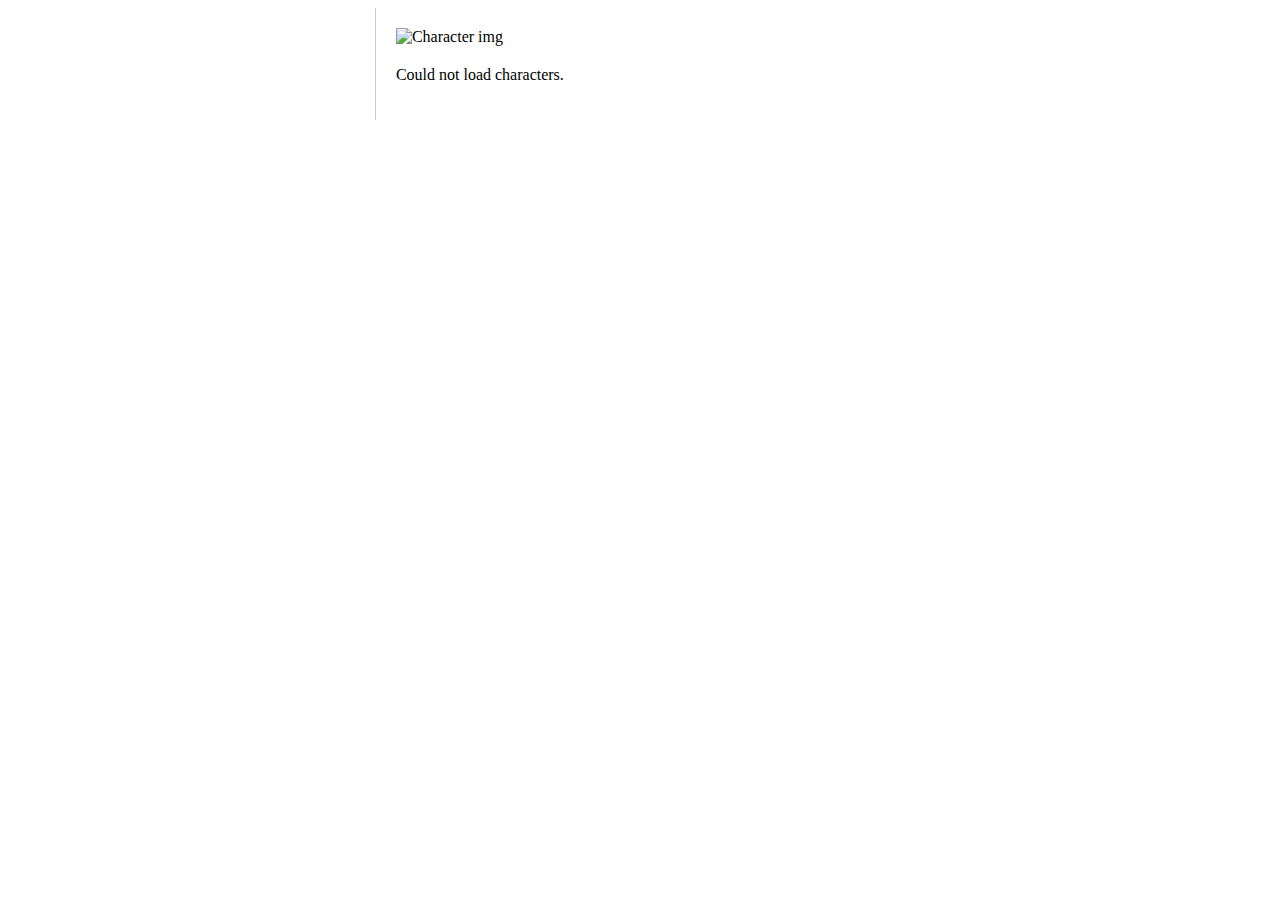
<file: week_03/index.html>
<!DOCTYPE html>
<html lang="en">
<head>
    <meta charset="UTF-8">
    <title>GoT Fan Page</title> 
    <link rel="stylesheet" href="style.css">
</head>
<body>
    <div id="container">
        <div id="list"></div>
        <div id="details">
            <img id="detail-image" alt="Character img">
            <h2 id="detail-fullName"></h2>
            <p id="detail-title"></p>
            <p id="detail-family"></p>
            <p id="error"></p>
        </div>
    </div>
    <script src="script.js"></script>
</body>
</html>
</file>
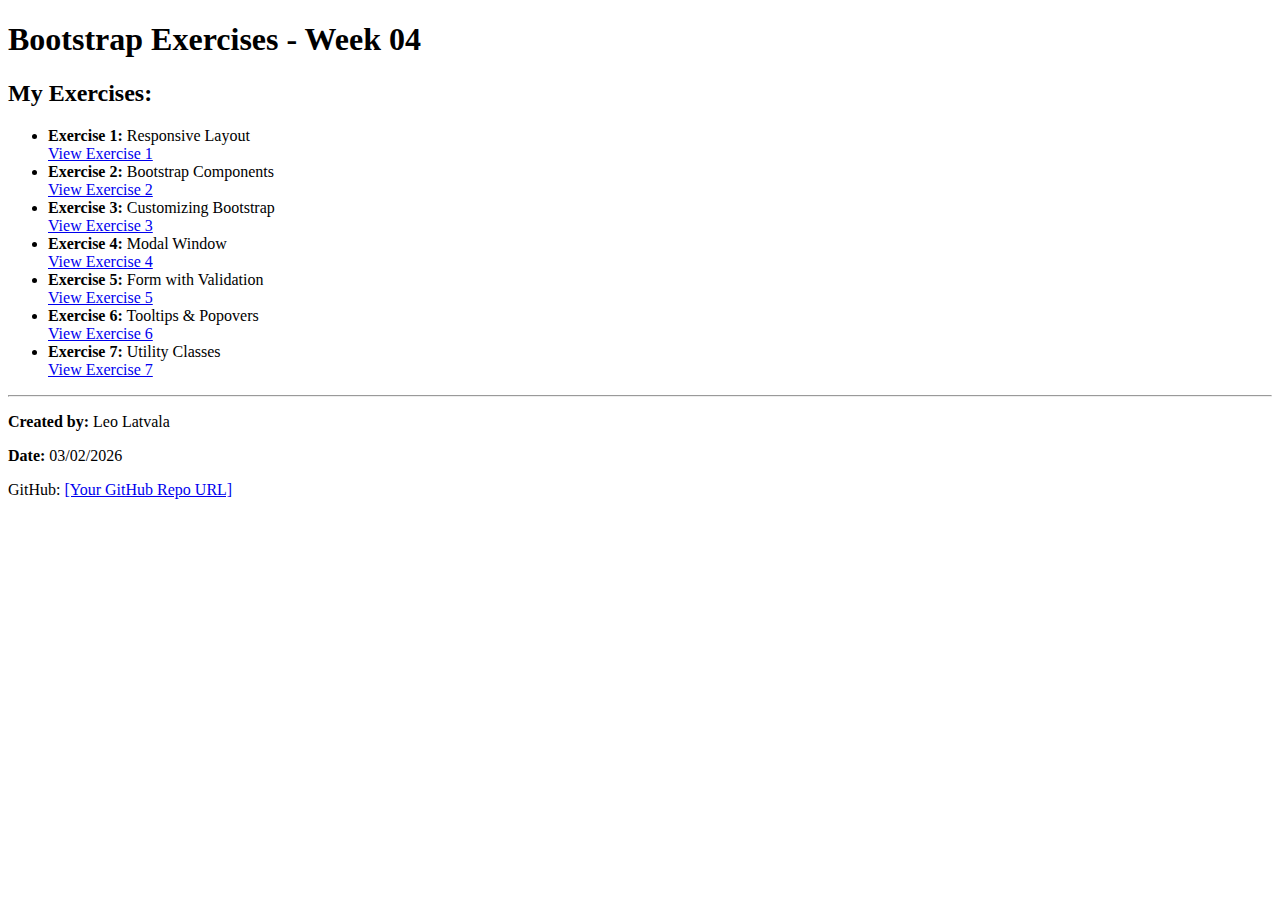
<file: week_04/index.html>
<!DOCTYPE html>
<html>
<head>
    <title>Bootstrap Exercises - Week 04</title>
</head>
<body>
    <h1>Bootstrap Exercises - Week 04</h1>
    
    <h2>My Exercises:</h2>
    
    <ul>
        <li>
            <strong>Exercise 1:</strong> Responsive Layout
            <br><a href="e01/index.html">View Exercise 1</a>
        </li>
        
        <li>
            <strong>Exercise 2:</strong> Bootstrap Components
            <br><a href="e02/index.html">View Exercise 2</a>
        </li>
        
        <li>
            <strong>Exercise 3:</strong> Customizing Bootstrap
            <br><a href="e03/index.html">View Exercise 3</a>
        </li>
        
        <li>
            <strong>Exercise 4:</strong> Modal Window
            <br><a href="e04/index.html">View Exercise 4</a>
        </li>
        
        <li>
            <strong>Exercise 5:</strong> Form with Validation
            <br><a href="e05/index.html">View Exercise 5</a>
        </li>
        
        <li>
            <strong>Exercise 6:</strong> Tooltips & Popovers
            <br><a href="e06/index.html">View Exercise 6</a>
        </li>
        
        <li>
            <strong>Exercise 7:</strong> Utility Classes
            <br><a href="e07/index.html">View Exercise 7</a>
        </li>
    </ul>
    
    <hr>
    
    <p><strong>Created by:</strong>  Leo Latvala</p>
    <p><strong>Date:</strong> 03/02/2026</p>
    
    <p>
        GitHub: <a href="GitHub Repo">[Your GitHub Repo URL]</a>
    </p>
</body>
</html>
</file>
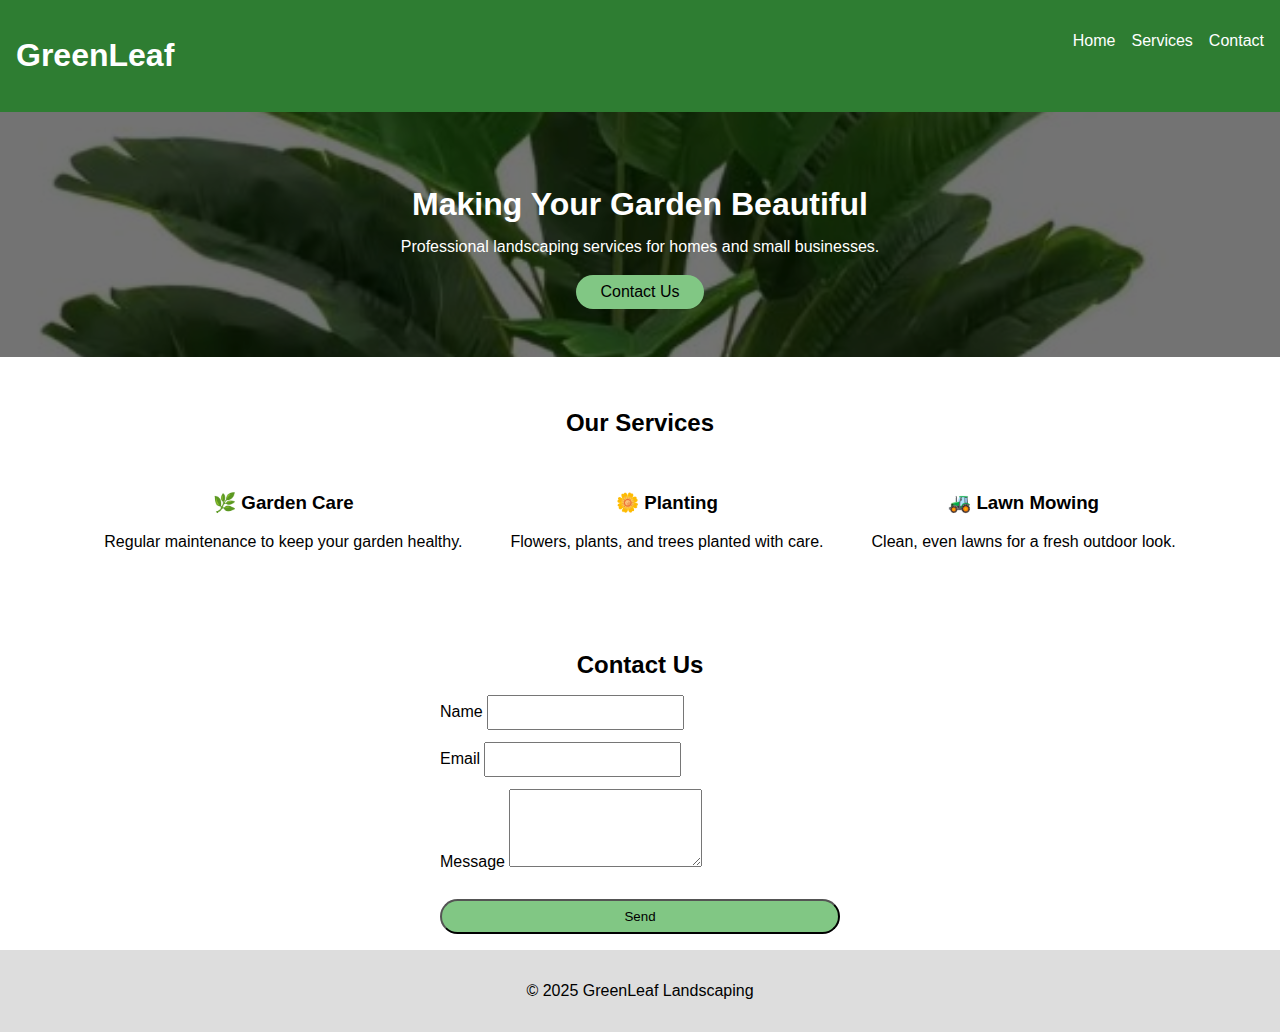
<file: html-and-css-/week_47/index.html>
<!DOCTYPE html>
<html lang="en">
<head>
  <meta charset="UTF-8">
  <title>GreenLeaf Landscaping</title>
  <meta name="viewport" content="width=device-width, initial-scale=1.0">
  <link rel="stylesheet" href="styles.css">
</head>

<body>

  <header id="home">
    <nav class="nav">
      <h1 class="logo">GreenLeaf</h1>
      <ul class="nav-links">
        <li><a href="#home">Home</a></li>
        <li><a href="#services">Services</a></li>
        <li><a href="#contact">Contact</a></li>
      </ul>
    </nav>

    <section class="hero">
      <h2>Making Your Garden Beautiful</h2>
      <p>Professional landscaping services for homes and small businesses.</p>
      <a href="#contact" class="btn">Contact Us</a>
    </section>
  </header>

  <main>

    <section id="services" class="services">
      <h2>Our Services</h2>

      <div class="service-cards">
        <article class="card">
          <h3>🌿 Garden Care</h3>
          <p>Regular maintenance to keep your garden healthy.</p>
        </article>

        <article class="card">
          <h3>🌼 Planting</h3>
          <p>Flowers, plants, and trees planted with care.</p>
        </article>

        <article class="card">
          <h3>🚜 Lawn Mowing</h3>
          <p>Clean, even lawns for a fresh outdoor look.</p>
        </article>
      </div>
    </section>

    <section id="contact" class="contact">
      <h2>Contact Us</h2>

      <form>
        <label>
          Name
          <input type="text" required>
        </label>

        <label>
          Email
          <input type="email" required>
        </label>

        <label>
          Message
          <textarea rows="4"></textarea>
        </label>

        <button class="btn">Send</button>
      </form>
    </section>

  </main>

  <footer>
    <p>© 2025 GreenLeaf Landscaping</p>
  </footer>

</body>
</html>
</file>
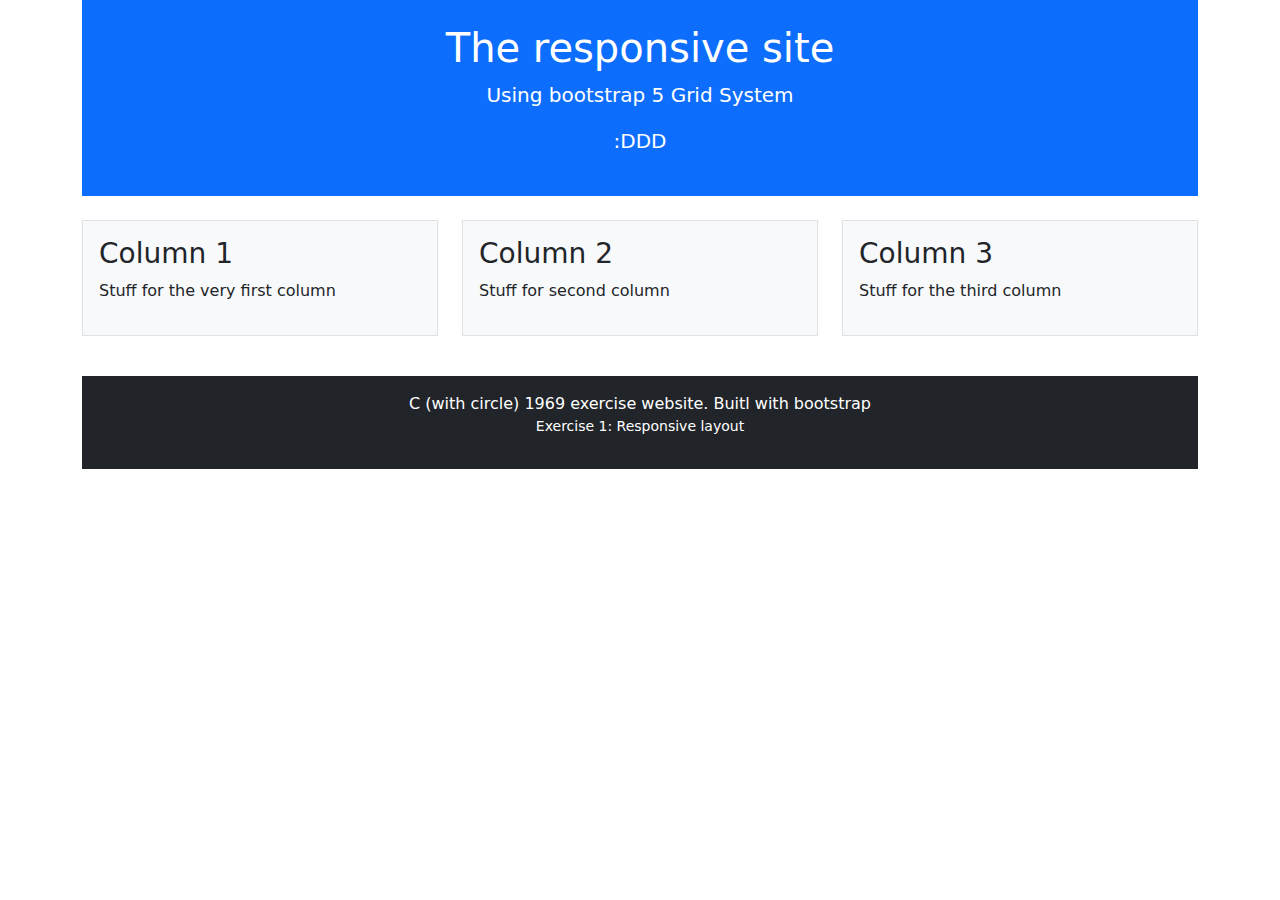
<file: week_04/e01/index.html>
<!DOCTYPE html>
<html>
<head>
    <meta charset ="UTF-8">
    <meta name="viewport" content="width=device-width, initial-scale=1.0">
    <title>Exercise 1 for responsive layout</title>
    <link href="https://cdn.jsdelivr.net/npm/bootstrap@5.3.0/dist/css/bootstrap.min.css" rel="stylesheet">
 </head>
<body>
    <div class="container">
        <header class="bg-primary text-white text-center py-4 mb-4">
            <h1>The responsive site</h1>
            <p class="lead">Using bootstrap 5 Grid System</p>
            <p class="lead">:DDD</p>
        </header>

        <main>
            <div class="row">
                <div class="col-md-4 mb-3">
                    <div class="p-3 border bg-light">
                    <h3>Column 1</h3>
                    <p>Stuff for the very first column</p>
                </div>
            </div>
            <div class="col-md-4 mb-3">
                <div class="p-3 border bg-light">
                    <h3>Column 2</h3>
                    <p>Stuff for second column</p>
                </div>
            </div>
            <div class="col-md-4 mb-3">
                <div class="p-3 border bg-light">
                    <h3>Column 3</h3>
                    <p>Stuff for the third column</p>
                </div>
            </div>
        </div>
        </main>

        <footer class="bg-dark text-white text-center py-3 mt-4">
            <p class="mb-0"> C (with circle) 1969 exercise website. Buitl with bootstrap</p>
            <p class="small">Exercise 1: Responsive layout</p>
        </footer>
    </div>
    <script src="https://cdn.jsdelivr.net/npm/bootstrap@5.3.0/dist/js/bootstrap.bundle.min.js"></script>
</body>
</html>
</file>
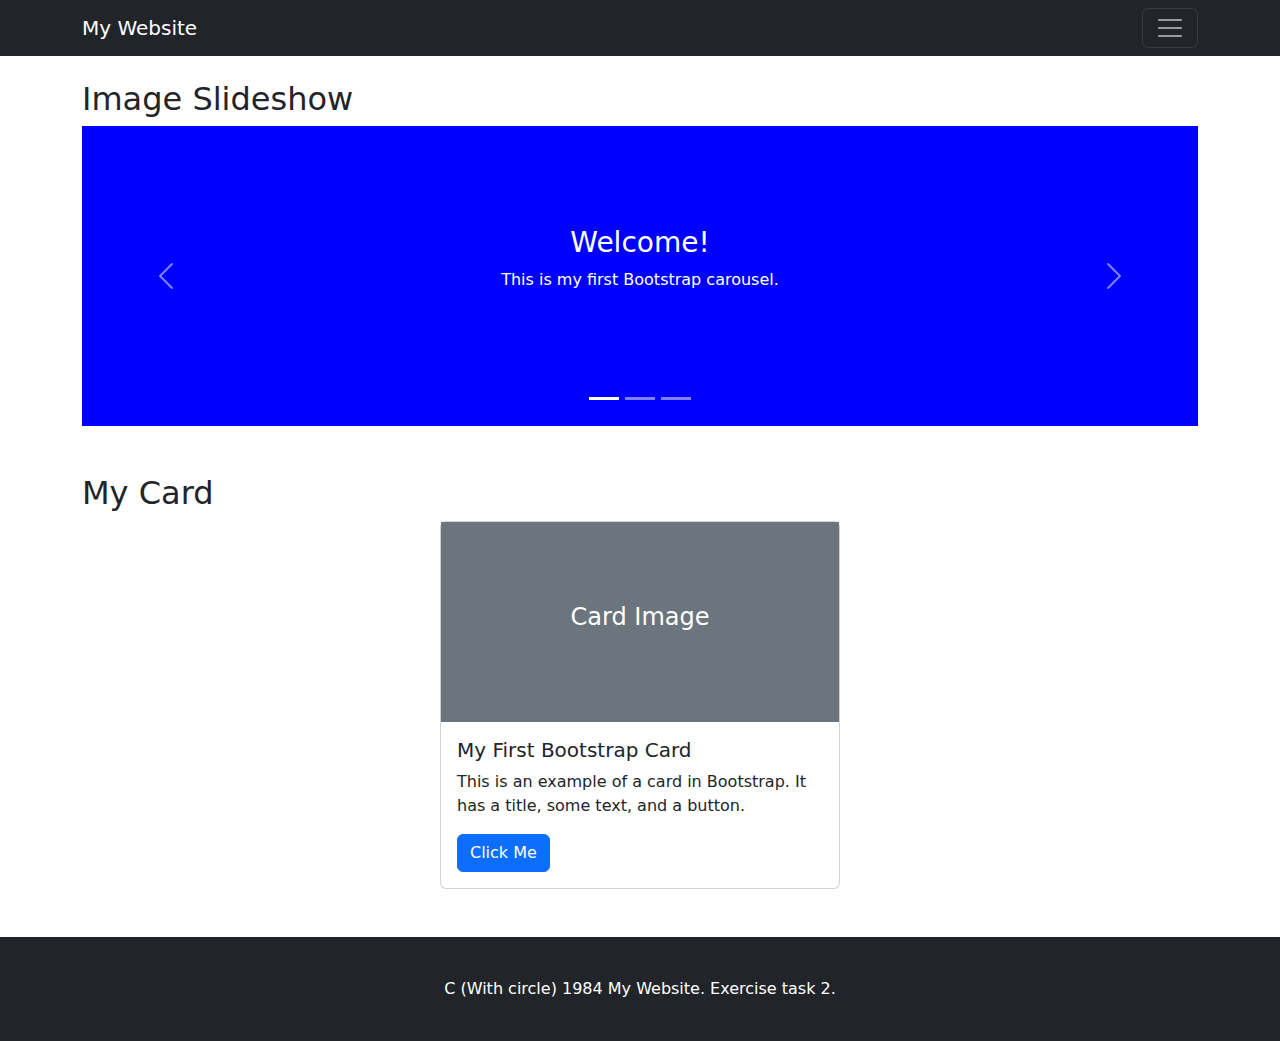
<file: week_04/e02/index.html>
<!DOCTYPE html>
<html>
<head>
    <title>Exercise 2</title>
    <!-- Bootstrap CSS -->
    <link href="https://cdn.jsdelivr.net/npm/bootstrap@5.3.0/dist/css/bootstrap.min.css" rel="stylesheet">
    <!-- Bootstrap Icons -->
    <link rel="stylesheet" href="https://cdn.jsdelivr.net/npm/bootstrap-icons@1.10.0/font/bootstrap-icons.css">
    <style>
        /* Simple CSS - beginner might put styles here */
        .blue-slide {
            background: blue;
            color: white;
        }
        .gray-slide {
            background: gray;
            color: white;
        }
        .green-slide {
            background: green;
            color: white;
        }
        .carousel-box {
            height: 300px;
            padding-top: 100px;
            text-align: center;
        }
    </style>
</head>
<body>
    <nav class="navbar navbar-dark bg-dark">
        <div class="container">
            <a class="navbar-brand" href="#">My Website</a>
            <button class="navbar-toggler" type="button" data-bs-toggle="collapse" data-bs-target="#menu">
                <span class="navbar-toggler-icon"></span>
            </button>
            <div class="collapse navbar-collapse" id="menu">
                <ul class="navbar-nav">
                    <li class="nav-item">
                        <a class="nav-link" href="#">Home</a>
                    </li>
                    <li class="nav-item">
                        <a class="nav-link" href="#">About</a>
                    </li>
                    <li class="nav-item">
                        <a class="nav-link" href="#">Contact</a>
                    </li>
                </ul>
            </div>
        </div>
    </nav>
        <div class="container mt-4">
        <h2>Image Slideshow</h2>
        <div id="mycarousel" class="carousel slide" data-bs-ride="carousel">
            
            <!-- Indicators - dots at bottom -->
            <div class="carousel-indicators">
                <button data-bs-target="#mycarousel" data-bs-slide-to="0" class="active"></button>
                <button data-bs-target="#mycarousel" data-bs-slide-to="1"></button>
                <button data-bs-target="#mycarousel" data-bs-slide-to="2"></button>
            </div>
            
            <!-- Slides -->
            <div class="carousel-inner">
                <!-- Slide 1 -->
                <div class="carousel-item active blue-slide">
                    <div class="carousel-box">
                        <h3>Welcome!</h3>
                        <p>This is my first Bootstrap carousel.</p>
                    </div>
                </div>
                <!-- Slide 2 -->
                <div class="carousel-item gray-slide">
                    <div class="carousel-box">
                        <h3>Slide 2</h3>
                        <p>Learning Bootstrap components.</p>
                    </div>
                </div>
                <!-- Slide 3 -->
                <div class="carousel-item green-slide">
                    <div class="carousel-box">
                        <h3>Slide 3</h3>
                        <p>It's working!</p>
                    </div>
                </div>
            </div>
            <button class="carousel-control-prev" data-bs-target="#mycarousel" data-bs-slide="prev">
                <span class="carousel-control-prev-icon"></span>
            </button>
            <button class="carousel-control-next" data-bs-target="#mycarousel" data-bs-slide="next">
                <span class="carousel-control-next-icon"></span>
            </button>
        </div>
    </div>

    <!-- Card - simple version -->
    <div class="container mt-5">
        <h2>My Card</h2>
        <div class="card" style="width: 400px; margin: 0 auto;">
            <!-- Simple colored box as image -->
            <div style="background: #6c757d; height: 200px; display: flex; align-items: center; justify-content: center; color: white;">
                <h4>Card Image</h4>
            </div>
            <div class="card-body">
                <h5 class="card-title">My First Bootstrap Card</h5>
                <p class="card-text">This is an example of a card in Bootstrap. It has a title, some text, and a button.</p>
                <a href="#" class="btn btn-primary">Click Me</a>
            </div>
        </div>
    </div>

    <!-- Footer with icons - beginner might center everything -->
    <footer class="bg-dark text-white mt-5 p-4">
        <div class="container text-center">
            <div>
            </div>
            <p class="mt-3">C (With circle) 1984 My Website. Exercise task 2.</p>
        </div>
    </footer>

    <!-- Bootstrap JS at bottom -->
    <script src="https://cdn.jsdelivr.net/npm/bootstrap@5.3.0/dist/js/bootstrap.bundle.min.js"></script>

</body>
</html>
</file>
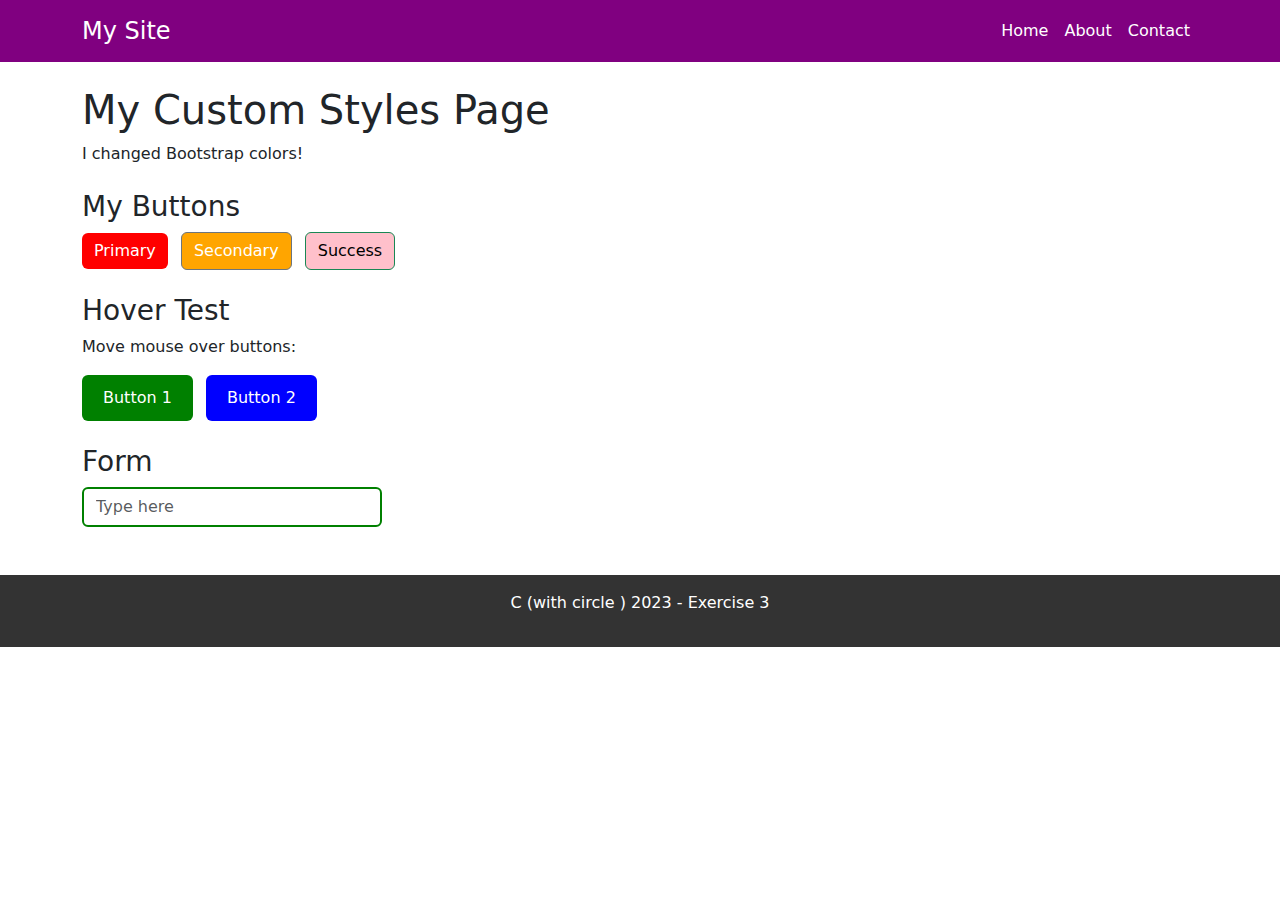
<file: week_04/e03/index.html>
<!DOCTYPE html>
<html>
<head>
    <title>Exercise 3 - My Custom Styles</title>
    <link href="https://cdn.jsdelivr.net/npm/bootstrap@5.3.0/dist/css/bootstrap.min.css" rel="stylesheet">
    <link rel="stylesheet" href="style.css">
</head>
<body>

    <!-- Navbar -->
    <nav class="navbar navbar-expand-lg navbar-light">
        <div class="container">
            <a class="navbar-brand" href="#">My Site</a>
            <div class="navbar-nav">
                <a class="nav-link" href="#">Home</a>
                <a class="nav-link" href="#">About</a>
                <a class="nav-link" href="#">Contact</a>
            </div>
        </div>
    </nav>

    <div class="container mt-4">
        <h1>My Custom Styles Page</h1>
        <p>I changed Bootstrap colors!</p>
        
        <div class="mt-4">
            <h3>My Buttons</h3>
            <button class="btn btn-primary me-2">Primary</button>
            <button class="btn btn-secondary me-2">Secondary</button>
            <button class="btn btn-success">Success</button>
        </div>
        
        <div class="mt-4">
            <h3>Hover Test</h3>
            <p>Move mouse over buttons:</p>
            <button class="btn mybtn1 me-2">Button 1</button>
            <button class="btn mybtn2">Button 2</button>
        </div>
        
        <div class="mt-4">
            <h3>Form</h3>
            <input type="text" class="form-control" placeholder="Type here">
        </div>
    </div>

    <footer class="mt-5 p-3 text-center">
        <p>C (with circle
            ) 2023 - Exercise 3</p>
    </footer>

    <script src="https://cdn.jsdelivr.net/npm/bootstrap@5.3.0/dist/js/bootstrap.bundle.min.js"></script>
</body>
</html>
</file>
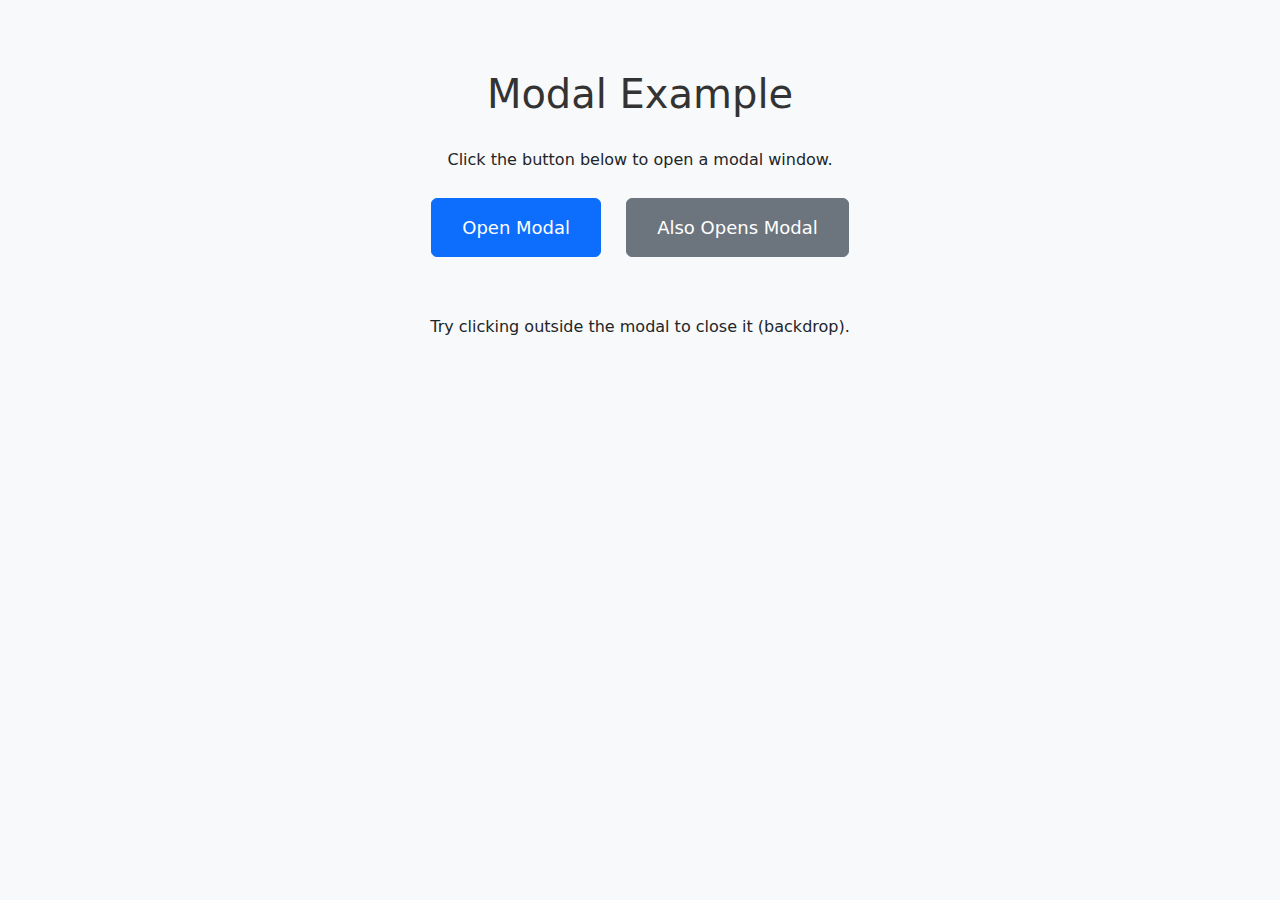
<file: week_04/e04/index.html>
<!DOCTYPE html>
<html>
<head>
    <title>Exercise 4 - Modal Popup</title>
    <link href="https://cdn.jsdelivr.net/npm/bootstrap@5.3.0/dist/css/bootstrap.min.css" rel="stylesheet">
    <link rel="stylesheet" href="style.css">
</head>
<body>

    <div class="container">
        <h1>Modal Example</h1>
        <p>Click the button below to open a modal window.</p>
        <button type="button" class="btn btn-primary my-button" data-bs-toggle="modal" data-bs-target="#myModal">
            Open Modal
        </button>
        <button type="button" class="btn btn-secondary my-button" data-bs-toggle="modal" data-bs-target="#myModal">
            Also Opens Modal
        </button>
        
        <div class="mt-5">
            <p>Try clicking outside the modal to close it (backdrop).</p>
        </div>
    </div>

    <div class="modal fade" id="myModal" tabindex="-1">
        <div class="modal-dialog">
            <div class="modal-content">
                
                <div class="modal-header">
                    <h4 class="modal-title">My First Modal</h4>
                    <button type="button" class="btn-close" data-bs-dismiss="modal"></button>
                </div>
                
                <div class="modal-body">
                    <p>This is a modal window! It pops up over the page.</p>
                    <p>Modal features:</p>
                    <ul>
                        <li>Opens when you click the button</li>
                        <li>Closes when you click the X button</li>
                        <li>Closes when you click outside (backdrop)</li>
                        <li>Closes when you press ESC key</li>
                    </ul>
                    <p>This is for Exercise 4 in my Bootstrap practice.</p>
                    <div class="mt-3">
                        <label>Your name:</label>
                        <input type="text" class="form-control mt-2" placeholder="Type here">
                    </div>
                </div>
                <div class="modal-footer">
                    <button type="button" class="btn btn-secondary" data-bs-dismiss="modal">Close</button>
                    <button type="button" class="btn btn-primary">Save</button>
                </div>
                
            </div>
        </div>
    </div>
    <script src="https://cdn.jsdelivr.net/npm/bootstrap@5.3.0/dist/js/bootstrap.bundle.min.js"></script>
        <script>
        console.log("Modal page loaded");
        var myModal = document.getElementById('myModal');
        if (myModal) {
            myModal.addEventListener('show.bs.modal', function () {
                console.log("Modal is about to show");
            });
            myModal.addEventListener('shown.bs.modal', function () {
                console.log("Modal is now visible");
            });
            myModal.addEventListener('hide.bs.modal', function () {
                console.log("Modal is about to hide");
            });
        }
    </script>

</body>
</html>
</file>
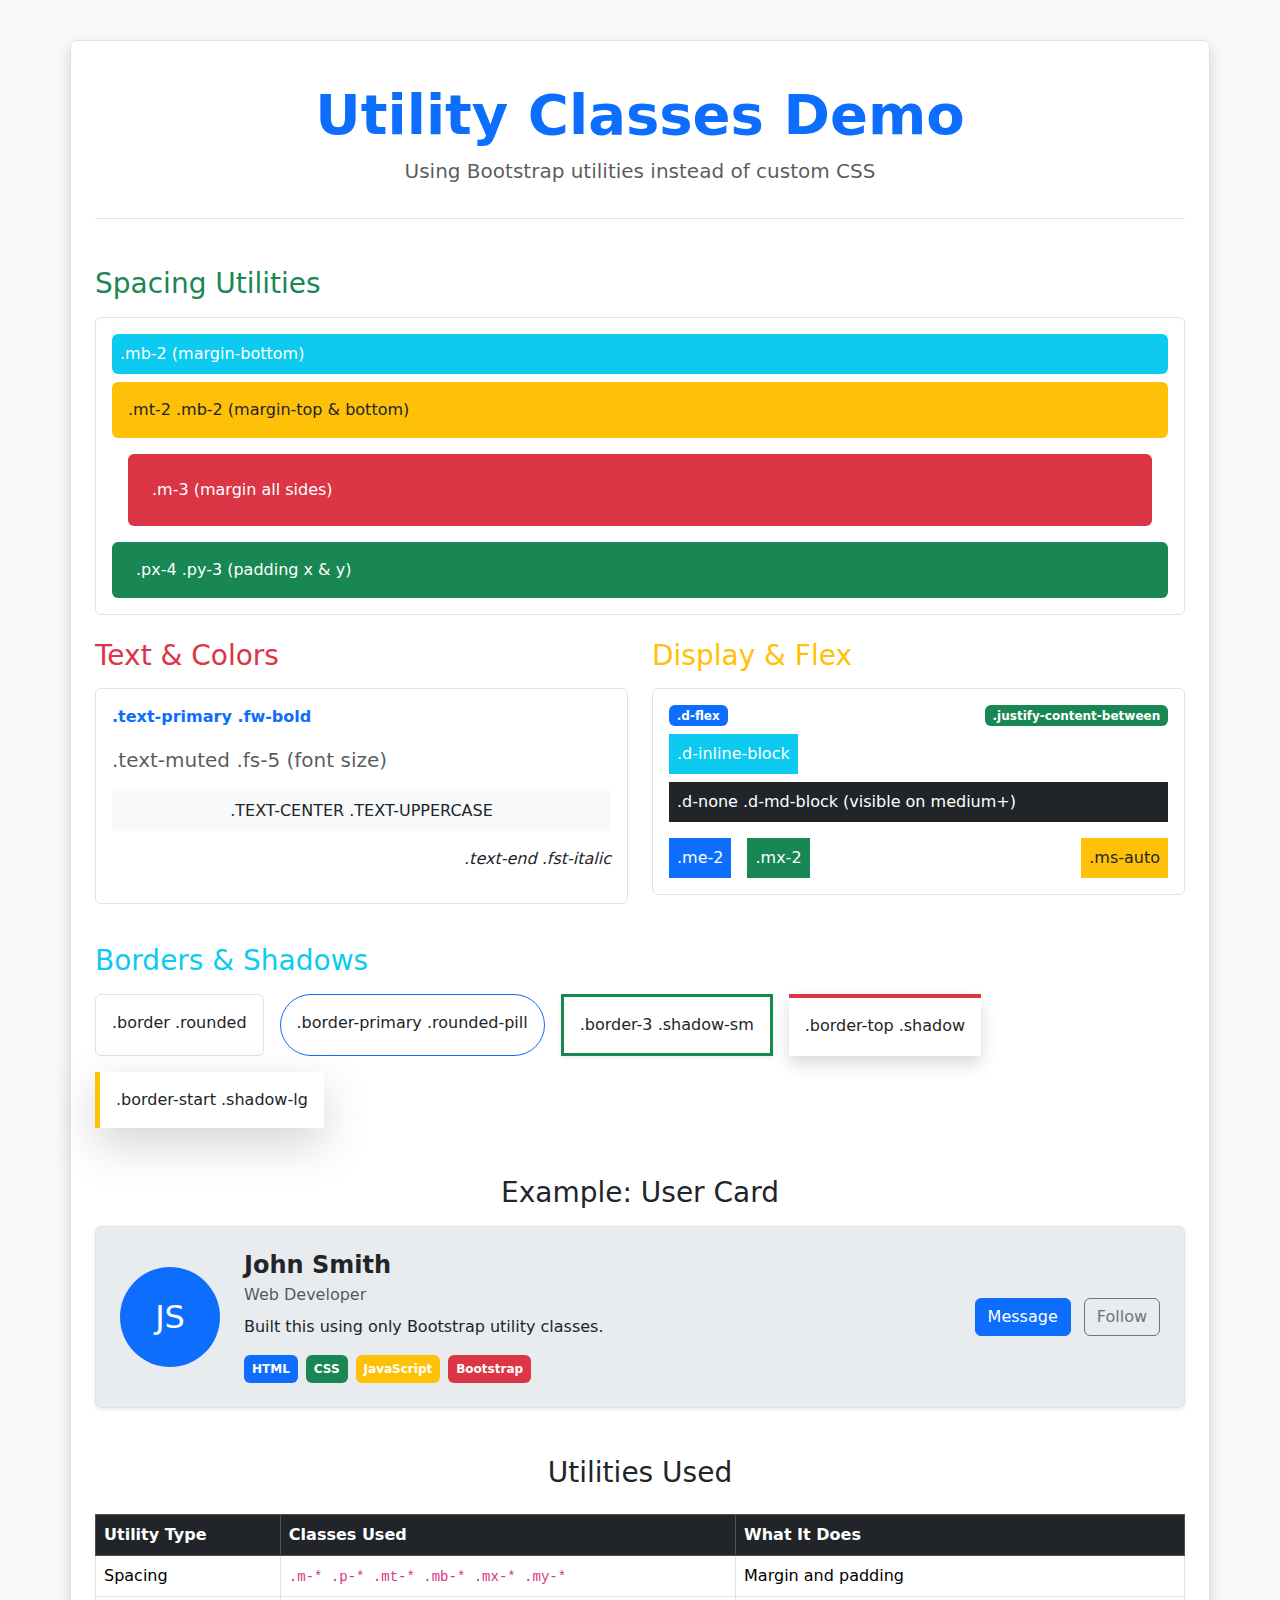
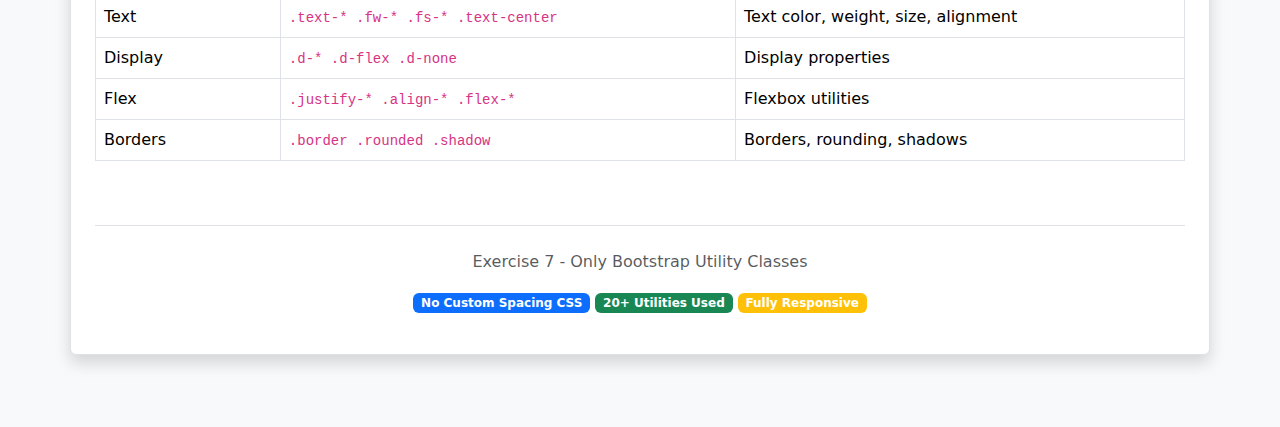
<file: week_04/e07/index.html>
<!DOCTYPE html>
<html>
<head>
    <title>Exercise 7 - Utility Classes</title>
    <link href="https://cdn.jsdelivr.net/npm/bootstrap@5.3.0/dist/css/bootstrap.min.css" rel="stylesheet">
    <style>
        body { background-color: #f8f9fa; }
        .custom-bg { background-color: #e9ecef; }
    </style>
</head>
<body class="p-4">

    <div class="container border rounded shadow p-4 mt-3 mb-5 bg-white">        
        <header class="text-center mb-5 p-3 border-bottom">
            <h1 class="display-4 text-primary fw-bold">Utility Classes Demo</h1>
            <p class="lead text-muted">Using Bootstrap utilities instead of custom CSS</p>
        </header>
        <div class="row mb-4">
            <div class="col">
                <h3 class="text-success mb-3"> Spacing Utilities</h3>
                <div class="p-3 border rounded">
                    <div class="bg-info p-2 mb-2 text-white rounded">.mb-2 (margin-bottom)</div>
                    <div class="bg-warning p-3 mt-2 mb-2 text-dark rounded">.mt-2 .mb-2 (margin-top & bottom)</div>
                    <div class="bg-danger p-4 m-3 text-white rounded">.m-3 (margin all sides)</div>
                    <div class="bg-success p-2 px-4 py-3 text-white rounded">.px-4 .py-3 (padding x & y)</div>
                </div>
            </div>
        </div>
        <div class="row mb-4">
            <div class="col-md-6 mb-3">
                <h3 class="text-danger mb-3">Text & Colors</h3>
                <div class="p-3 border rounded">
                    <p class="text-primary fw-bold">.text-primary .fw-bold</p>
                    <p class="text-muted fs-5">.text-muted .fs-5 (font size)</p>
                    <p class="text-center text-uppercase bg-light p-2">.text-center .text-uppercase</p>
                    <p class="text-end fst-italic">.text-end .fst-italic</p>
                </div>
            </div>
            
            <div class="col-md-6">
                <h3 class="text-warning mb-3">Display & Flex</h3>
                <div class="p-3 border rounded">
                    <div class="d-flex justify-content-between mb-2">
                        <span class="badge bg-primary">.d-flex</span>
                        <span class="badge bg-success">.justify-content-between</span>
                    </div>
                    <div class="d-inline-block p-2 bg-info text-white">.d-inline-block</div>
                    <div class="d-none d-md-block mt-2 p-2 bg-dark text-white">.d-none .d-md-block (visible on medium+)</div>
                    <div class="d-flex align-items-center mt-3">
                        <div class="me-2 p-2 bg-primary text-white">.me-2</div>
                        <div class="mx-2 p-2 bg-success text-white">.mx-2</div>
                        <div class="ms-auto p-2 bg-warning text-dark">.ms-auto</div>
                    </div>
                </div>
            </div>
        </div>
        <div class="row mb-4">
            <div class="col">
                <h3 class="text-info mb-3">Borders & Shadows</h3>
                <div class="d-flex flex-wrap gap-3">
                    <div class="border p-3 rounded">.border .rounded</div>
                    <div class="border border-primary p-3 rounded-pill">.border-primary .rounded-pill</div>
                    <div class="border border-3 border-success p-3 shadow-sm">.border-3 .shadow-sm</div>
                    <div class="border-top border-4 border-danger p-3 shadow">.border-top .shadow</div>
                    <div class="border-start border-5 border-warning p-3 shadow-lg">.border-start .shadow-lg</div>
                </div>
            </div>
        </div>
        <div class="row mt-5">
            <div class="col">
                <h3 class="text-center text-purple mb-3"> Example: User Card</h3>
                <div class="d-flex flex-column flex-md-row align-items-center p-4 border rounded shadow-sm custom-bg">
                    <div class="me-md-4 mb-3 mb-md-0">
                        <div class="bg-primary text-white rounded-circle d-flex align-items-center justify-content-center" 
                             style="width: 100px; height: 100px;">
                            <span class="fs-2">JS</span>
                        </div>
                    </div>
                    <div class="flex-grow-1">
                        <h4 class="fw-bold mb-1">John Smith</h4>
                        <p class="text-muted mb-2">Web Developer</p>
                        <p class="mb-3">Built this using only Bootstrap utility classes.</p>
                        <div class="d-flex flex-wrap gap-2">
                            <span class="badge bg-primary p-2">HTML</span>
                            <span class="badge bg-success p-2">CSS</span>
                            <span class="badge bg-warning p-2">JavaScript</span>
                            <span class="badge bg-danger p-2">Bootstrap</span>
                        </div>
                    </div>
                    <div class="mt-3 mt-md-0">
                        <button class="btn btn-primary me-2">Message</button>
                        <button class="btn btn-outline-secondary">Follow</button>
                    </div>
                </div>
            </div>
        </div>
        <div class="row mt-5">
            <div class="col">
                <h3 class="text-center mb-4">Utilities Used</h3>
                <div class="table-responsive">
                    <table class="table table-bordered table-hover">
                        <thead class="table-dark">
                            <tr>
                                <th>Utility Type</th>
                                <th>Classes Used</th>
                                <th>What It Does</th>
                            </tr>
                        </thead>
                        <tbody>
                            <tr>
                                <td>Spacing</td>
                                <td><code>.m-* .p-* .mt-* .mb-* .mx-* .my-*</code></td>
                                <td>Margin and padding</td>
                            </tr>
                            <tr>
                                <td>Text</td>
                                <td><code>.text-* .fw-* .fs-* .text-center</code></td>
                                <td>Text color, weight, size, alignment</td>
                            </tr>
                            <tr>
                                <td>Display</td>
                                <td><code>.d-* .d-flex .d-none</code></td>
                                <td>Display properties</td>
                            </tr>
                            <tr>
                                <td>Flex</td>
                                <td><code>.justify-* .align-* .flex-*</code></td>
                                <td>Flexbox utilities</td>
                            </tr>
                            <tr>
                                <td>Borders</td>
                                <td><code>.border .rounded .shadow</code></td>
                                <td>Borders, rounding, shadows</td>
                            </tr>
                        </tbody>
                    </table>
                </div>
            </div>
        </div>
        
        <footer class="text-center mt-5 pt-4 border-top">
            <p class="text-muted">Exercise 7 - Only Bootstrap Utility Classes</p>
            <p>
                <span class="badge bg-primary">No Custom Spacing CSS</span>
                <span class="badge bg-success">20+ Utilities Used</span>
                <span class="badge bg-warning">Fully Responsive</span>
            </p>
        </footer>
        
    </div>
    
    <script src="https://cdn.jsdelivr.net/npm/bootstrap@5.3.0/dist/js/bootstrap.bundle.min.js"></script>
    
    <script>
        console.log("Utility Classes Demo Loaded");
        console.log("Count of utility classes used: A LOT!");
    </script>

</body>
</html>
</file>
<file: week_03/style.css>
#container {
    display: flex;
}

#list {
    width: 30%;
    border-right: 1px solid #ccc
}

#details {
    width: 70%;
    padding: 20px;
}

#detail-image {
    width: 300px;
    height: auto;
    object-fit: cover;
}
</file>
<file: html-and-css-/week_47/styles.css>
:root {
  --green: #2e7d32;
  --light: #f5f5f5;
  --accent: #81c784;
}

body {
  margin: 0;
  font-family: Arial, sans-serif;
  background: var(--dark);
}


/* Navigation */
.nav {
  display: flex;
  justify-content: space-between;
  padding: 1rem;
  background: var(--green);
  color: white;
}

.nav-links {
  list-style: none;
  display: flex;
  gap: 1rem;
}

.nav-links a {
  color: white;
  text-decoration: none;
}

.nav-links a:hover {
  text-decoration: underline;
}

/* Hero */
.hero {
  text-align: center;
  padding: 3rem 1rem;
  color: white;

  background-image:
    linear-gradient(rgba(0, 0, 0, 0.55), rgba(0, 0, 0, 0.55)),
    url("images/pic.jpg");

  background-size: cover;
  background-position: center;
}
.hero h2 {
  font-size: 2rem;
  margin-bottom: 0.75rem;
}

.hero p {
  max-width: 500px;
  margin: 0 auto;
  line-height: 1.5;
}

.btn {
  display: inline-block;
  margin-top: 1rem;
  padding: 0.5rem 1.5rem;
  background: var(--accent);
  color: black;
  text-decoration: none;
  border-radius: 20px;
}

/* Services */
.services {
  padding: 2rem 1rem;
  text-align: center;
}

.service-cards {
  display: flex;
  gap: 1rem;
  justify-content: center;
}

.card {
  background: white;
  padding: 1rem;
  border-radius: 10px;
}

/* Contact */
.contact {
  padding: 1rem;
  background: white;
  justify-content: center;
}
.contact h2 {
  text-align: center;
  margin-bottom: 1rem;
}

form {
  max-width: 400px;
  margin: auto;
  display: flex;
  flex-direction: column;
  gap: 0.75rem;
}

input,
textarea {
  padding: 0.5rem;
}

/* Footer */
footer {
  text-align: center;
  padding: 1rem;
  background: #ddd;
}

/* Mobile */
@media (max-width: 768px) {
  .nav {
    flex-direction: column;
    align-items: center;
  }

  .service-cards {
    flex-direction: column;
  }
}
</file>
<file: week_04/e03/style.css>
.navbar {
    background-color: purple !important;
}

.navbar-brand {
    color: white !important;
    font-size: 24px;
}

.nav-link {
    color: white !important;
}
.nav-link:hover {
    color: yellow !important;
    background-color: blue;
    padding: 5px;
}
.btn-primary {
    background-color: red !important;
    border: none;
}

.btn-primary:hover {
    background-color: darkred !important;
}

.btn-secondary {
    background-color: orange !important;
}

.btn-secondary:hover {
    background-color: darkorange !important;
}

.btn-success {
    background-color: pink !important;
    color: black;
}

.btn-success:hover {
    background-color: hotpink !important;
}
.mybtn1 {
    background-color: green;
    color: white;
    padding: 10px 20px;
}

.mybtn1:hover {
    background-color: lightgreen;
    color: black;
    font-weight: bold;
}

.mybtn2 {
    background-color: blue;
    color: white;
    padding: 10px 20px;
}

.mybtn2:hover {
    background-color: lightblue;
    transform: scale(1.1);
}
.form-control {
    border: 2px solid green;
    width: 300px;
}

.form-control:focus {
    border: 2px solid red;
    background-color: lightyellow;
}
footer {
    background-color: #333;
    color: white;
}
</file>
<file: week_04/e04/style.css>
body {
    padding: 20px;
    background-color: #f8f9fa;
}
.container {
    text-align: center;
    margin-top: 50px;
}
h1 {
    color: #333;
    margin-bottom: 30px;
}
.my-button {
    padding: 15px 30px;
    font-size: 18px;
    margin: 10px;
}
.modal-content {
    border-radius: 10px;
}
</file>
